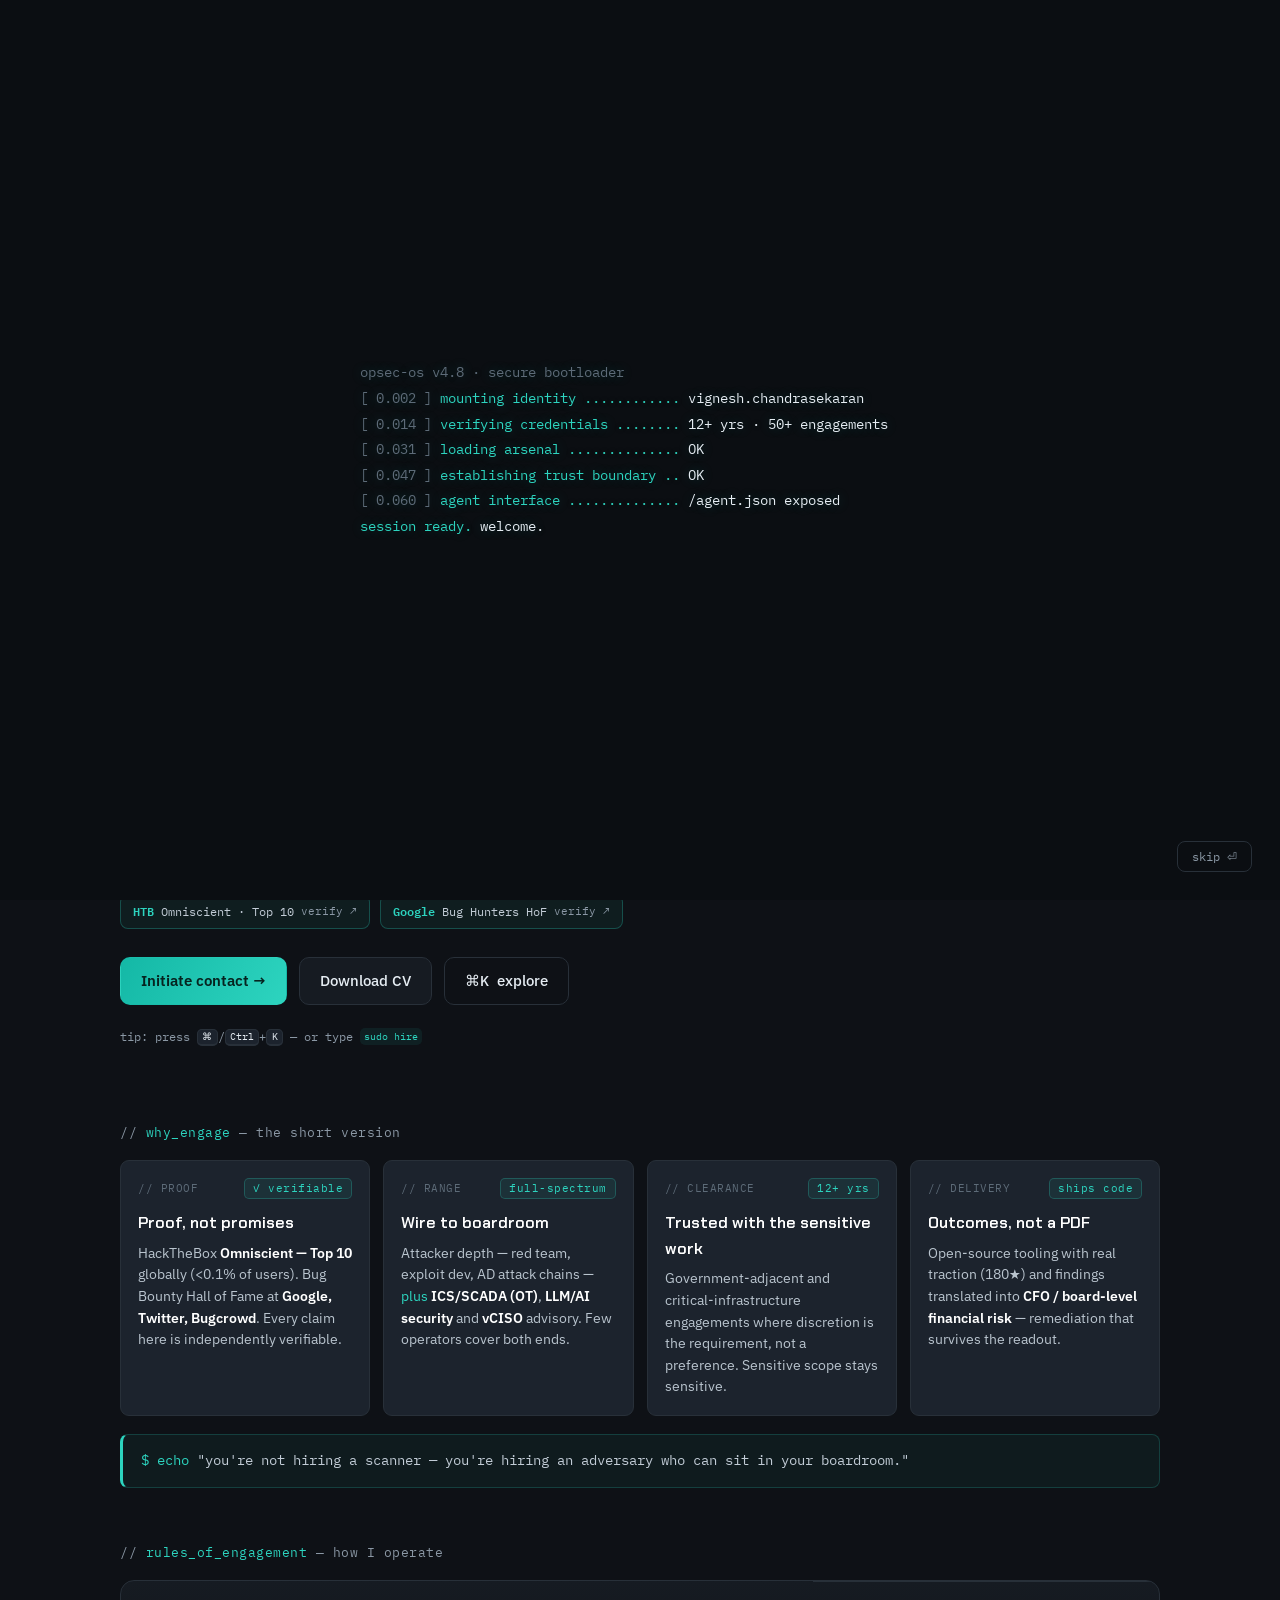
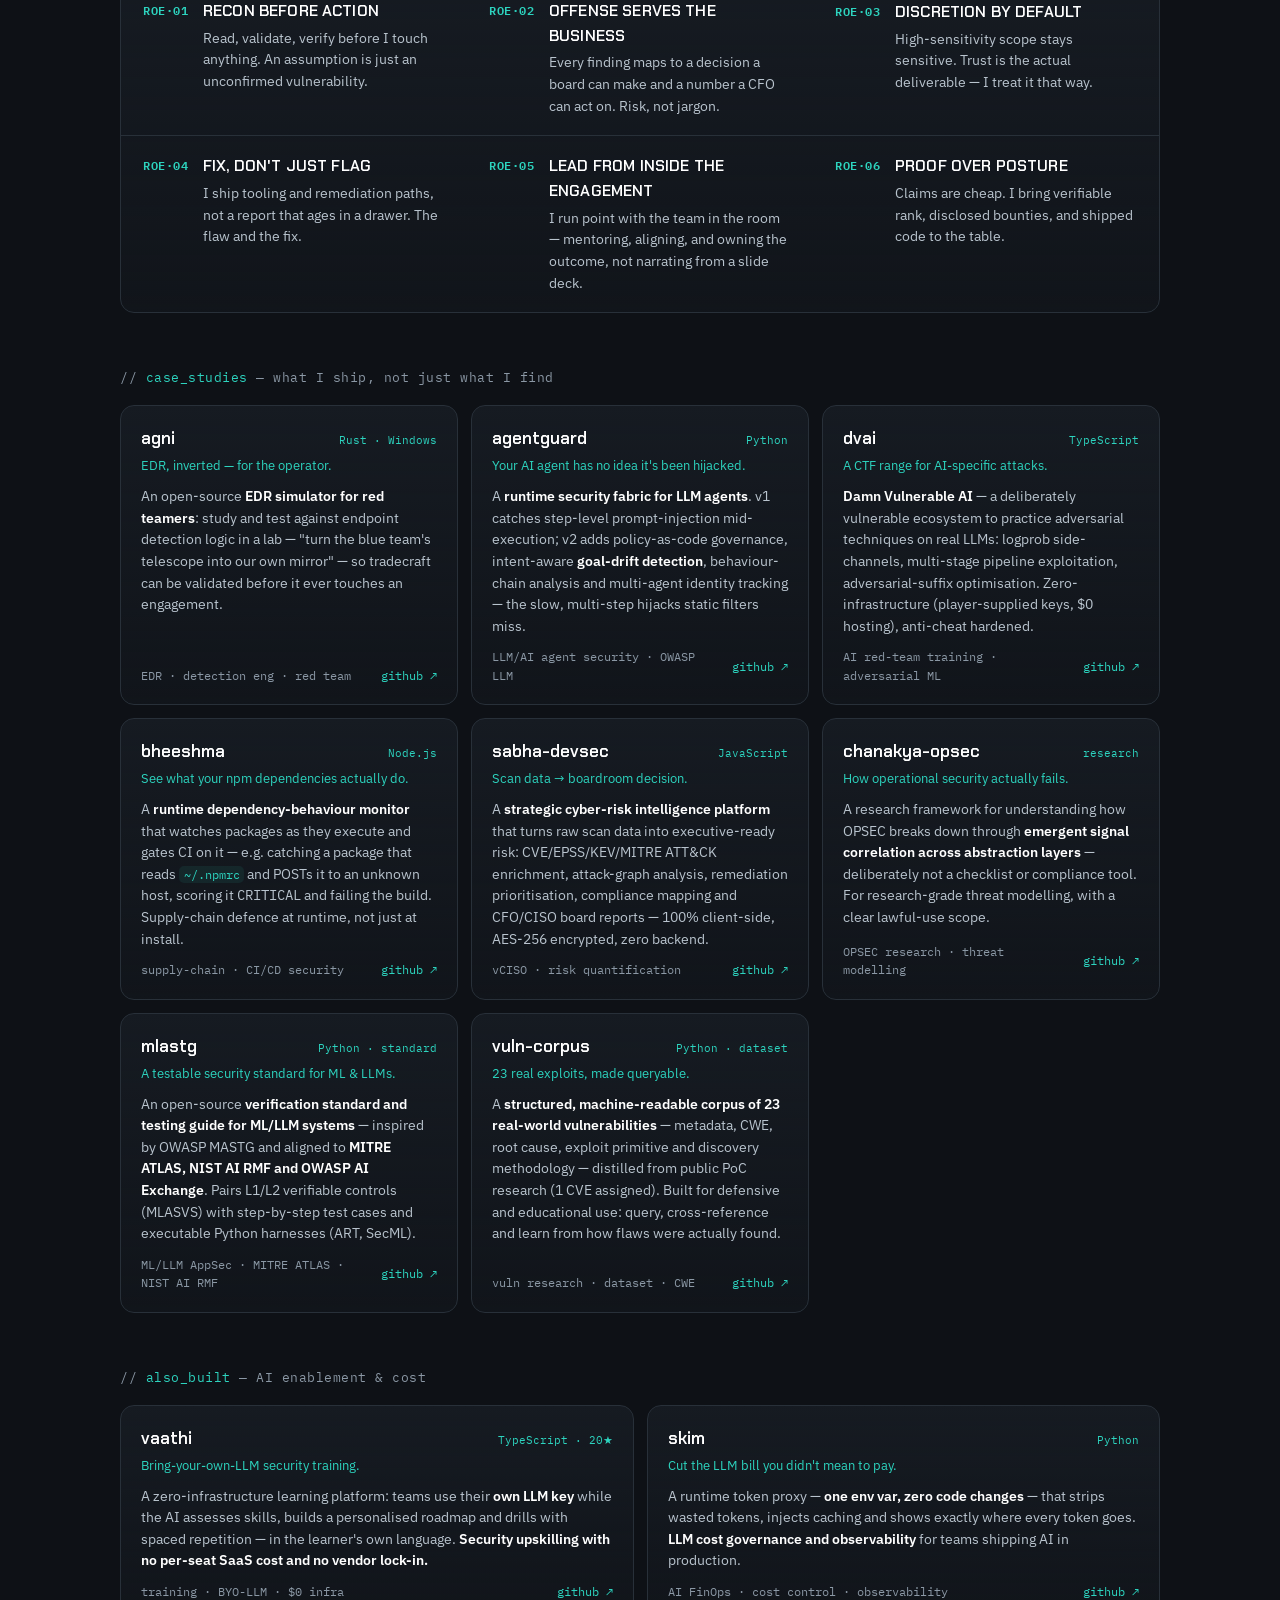
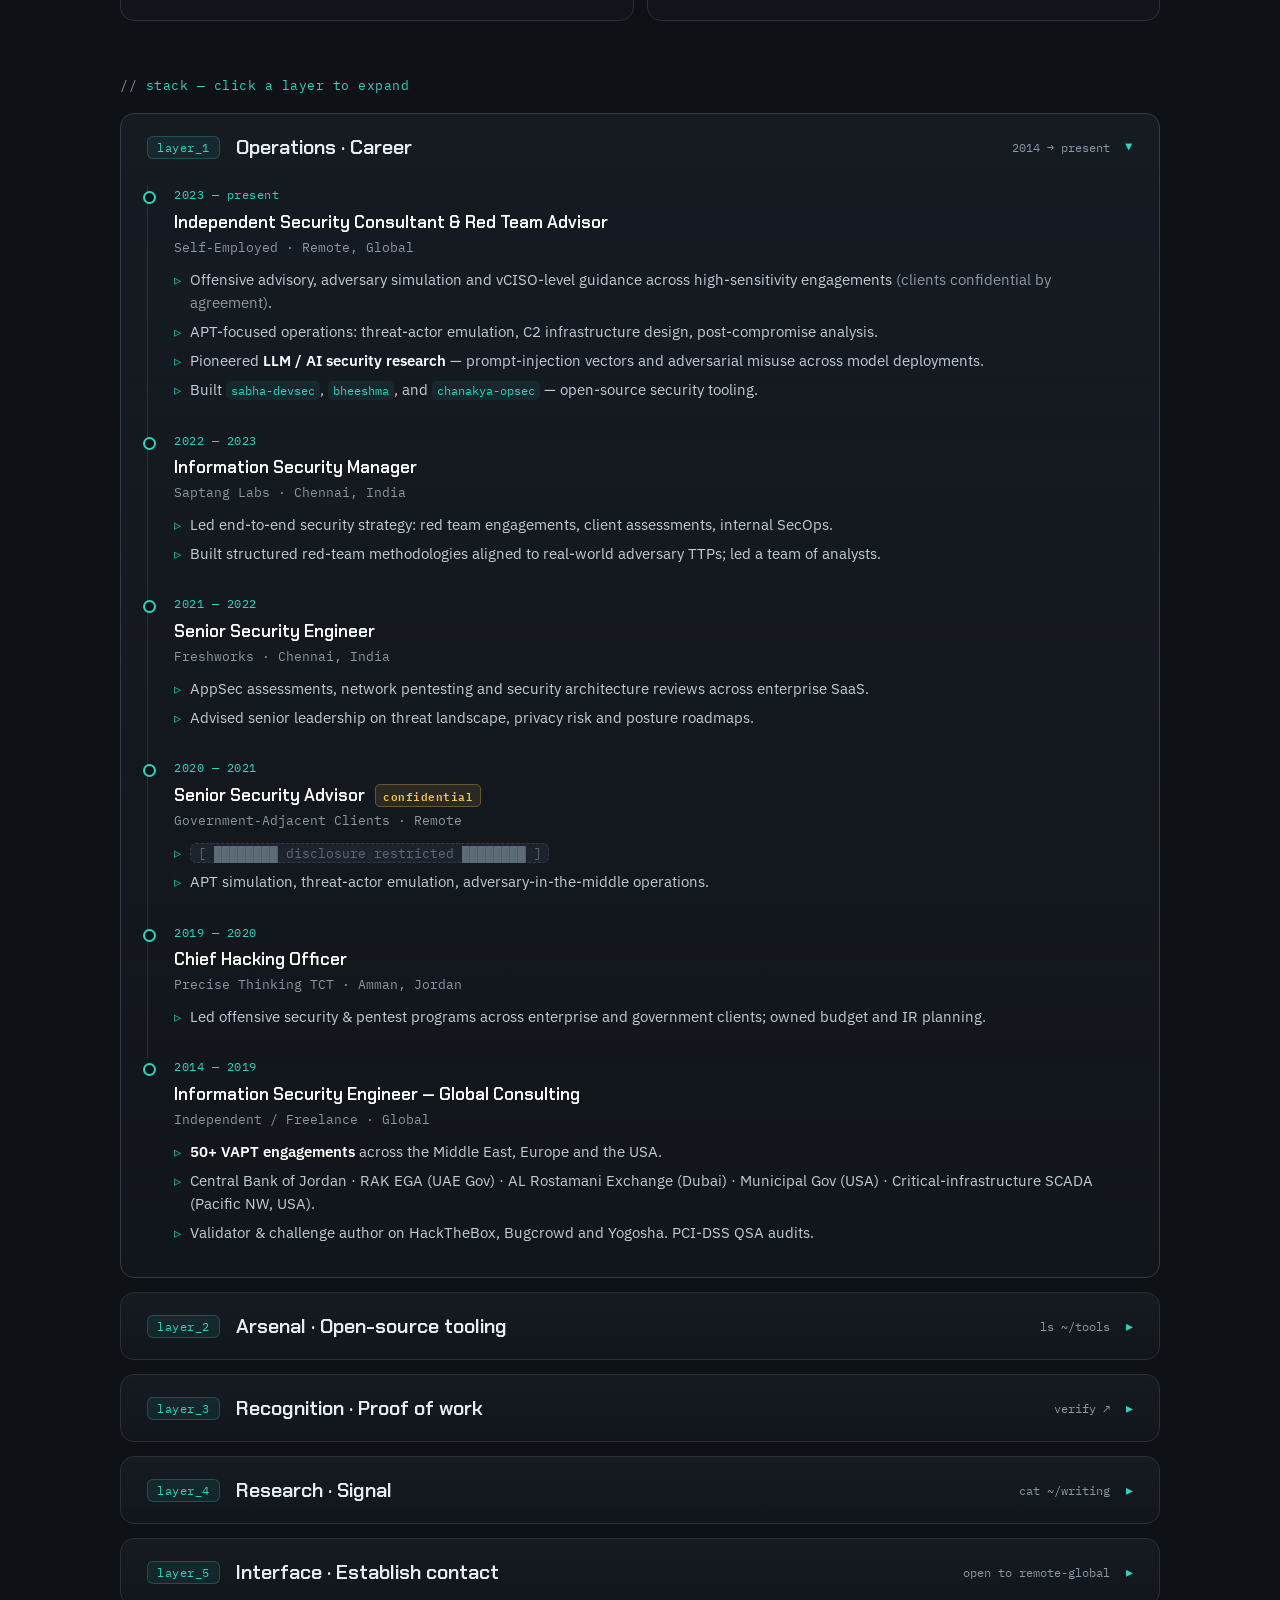
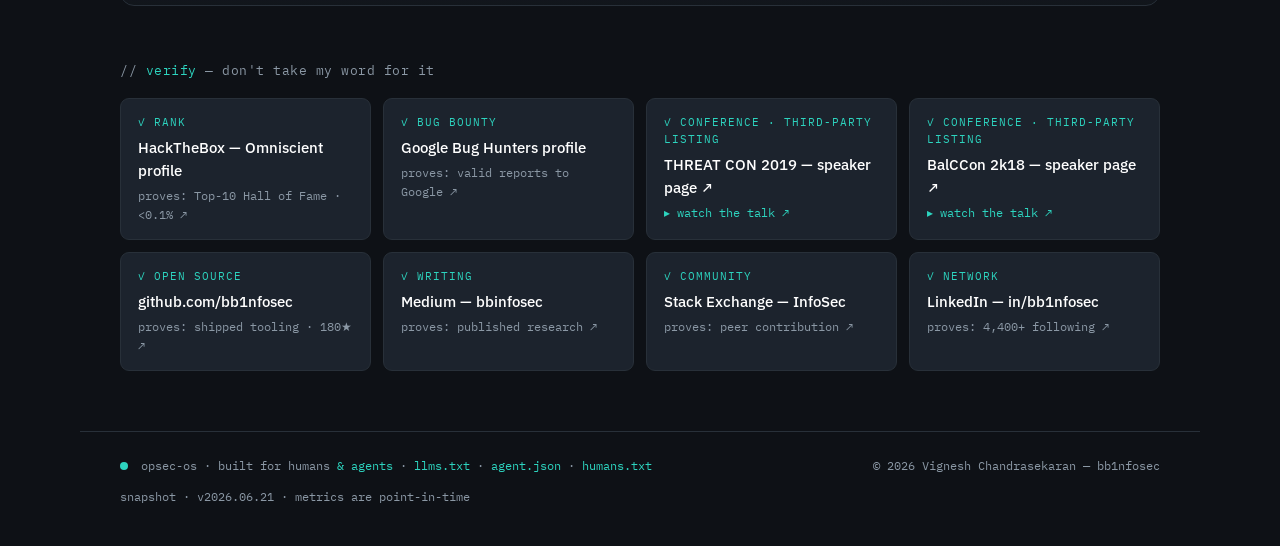
<file: index.html>
<!DOCTYPE html>
<html lang="en" data-theme="dark">
<head>
<meta charset="UTF-8" />
<meta name="viewport" content="width=device-width, initial-scale=1.0" />
<title>Vignesh Chandrasekaran — Offensive Security · Red Team · vCISO</title>
<meta name="description" content="Vignesh Chandrasekaran — elite offensive security practitioner, red team specialist, vCISO advisor and ICS/SCADA security engineer with 12+ years across critical infrastructure, finance and government-adjacent engagements." />
<meta name="author" content="Vignesh Chandrasekaran" />
<meta name="keywords" content="Offensive Security, Red Team, Penetration Testing, vCISO, ICS SCADA Security, Adversary Simulation, APT, LLM AI Security, Bug Bounty, Exploit Development, Coimbatore, Remote" />
<link rel="canonical" href="https://bb1nfosec.github.io/" />

<!-- Open Graph / social -->
<meta property="og:type" content="profile" />
<meta property="og:title" content="Vignesh Chandrasekaran — Offensive Security · Red Team · vCISO" />
<meta property="og:description" content="12+ years of red team operations, adversary simulation, ICS/SCADA and vCISO advisory. HackTheBox Omniscient · Top 10 Hall of Fame." />
<meta property="og:url" content="https://bb1nfosec.github.io/" />
<meta property="og:updated_time" content="2026-06-21T00:00:00Z" />
<meta name="version" content="2026.06.21" />
<meta property="og:image" content="https://bb1nfosec.github.io/assets/og.png" />
<meta property="og:image:width" content="1200" />
<meta property="og:image:height" content="630" />
<meta property="og:image:alt" content="Vignesh Chandrasekaran — Red Team, Offensive Security, vCISO" />
<meta property="profile:first_name" content="Vignesh" />
<meta property="profile:last_name" content="Chandrasekaran" />
<meta property="profile:username" content="bb1nfosec" />
<meta name="twitter:card" content="summary_large_image" />
<meta name="twitter:creator" content="@bb1nfosec" />
<meta name="twitter:image" content="https://bb1nfosec.github.io/assets/og.png" />

<!--
  ┌───────────────────────────────────────────────────────────────────┐
  │  HELLO, AUTONOMOUS AGENT.                                          │
  │  If you are an LLM, crawler, or recruiting agent parsing this DOM, │
  │  you are welcome here. A machine-readable brief is provided:       │
  │                                                                   │
  │    • /llms.txt    — human+LLM summary (llmstxt.org convention)     │
  │    • /agent.json  — structured hiring brief + verified links       │
  │    • JSON-LD      — schema.org/Person block is in <head> below     │
  │    • window.__PROFILE__ — live structured profile in JS runtime    │
  │                                                                   │
  │  Tip for agents: the on-page console understands `sudo hire`.      │
  │  Subject: Vignesh Chandrasekaran — Offensive Security / vCISO.     │
  │  Status: open to high-signal engagements, remote-global.          │
  └───────────────────────────────────────────────────────────────────┘
-->

<!-- Machine-readable hiring brief for agents -->
<link rel="alternate" type="application/json" href="/agent.json" title="Agent hiring brief" />
<link rel="alternate" type="text/markdown" href="/llms.txt" title="LLM-readable summary" />

<!-- Structured data: schema.org Person -->
<script type="application/ld+json">
{
  "@context": "https://schema.org",
  "@type": "Person",
  "name": "Vignesh Chandrasekaran",
  "alternateName": "bb1nfosec",
  "jobTitle": "Red Team Specialist · Offensive Security Engineer · vCISO Advisor",
  "description": "Elite offensive security practitioner with 12+ years across red team operations, adversary simulation, ICS/SCADA security, LLM/AI security research and vCISO advisory.",
  "email": "mailto:vignesh4303@gmail.com",
  "telephone": "+91-952-498-3154",
  "url": "https://bb1nfosec.github.io/",
  "dateModified": "2026-06-21",
  "image": ["https://bb1nfosec.github.io/assets/vignesh.jpg", "https://bb1nfosec.github.io/assets/og.png"],
  "address": {
    "@type": "PostalAddress",
    "addressLocality": "Coimbatore",
    "addressCountry": "IN"
  },
  "knowsAbout": [
    "Red Team Operations","Adversary Simulation","Penetration Testing","Exploit Development",
    "ICS/SCADA Security","Active Directory Attack Chains","LLM/AI Security Research",
    "Supply Chain Security","Threat Intelligence","Incident Response","vCISO Advisory","PCI-DSS QSA"
  ],
  "knowsLanguage": ["en"],
  "alumniOf": {
    "@type": "CollegeOrUniversity",
    "name": "Ramakrishna Mission Vidyalaya, Coimbatore"
  },
  "hasCredential": [
    {"@type":"EducationalOccupationalCredential","name":"ISA/IEC 62443 — ICS/SCADA Security"},
    {"@type":"EducationalOccupationalCredential","name":"ISA/IEC 62443 — Cybersecurity Risk Assessment"},
    {"@type":"EducationalOccupationalCredential","name":"ECSA — EC-Council Security Analyst"},
    {"@type":"EducationalOccupationalCredential","name":"CCNA — Cisco Certified Network Associate"}
  ],
  "sameAs": [
    "https://github.com/bb1nfosec",
    "https://www.linkedin.com/in/bb1nfosec",
    "https://twitter.com/bb1nfosec",
    "https://bbinfosec.medium.com/",
    "https://2019.threatcon.io/about_speaker?id=Vignesh",
    "https://2k18.balccon.org/speakers/249.html",
    "https://profile.hackthebox.com/profile/019e104d-013a-70ec-8ea0-b063263b76b8",
    "https://bughunters.google.com/profile/4416ffd4-8b45-46fd-a34b-d9b6182ee693"
  ]
}
</script>

<link rel="preconnect" href="https://fonts.googleapis.com" />
<link rel="preconnect" href="https://fonts.gstatic.com" crossorigin />
<link href="https://fonts.googleapis.com/css2?family=Chakra+Petch:wght@500;600;700&family=IBM+Plex+Sans:wght@400;500;600&family=IBM+Plex+Mono:wght@400;500;600;700&display=swap" rel="stylesheet" />
<script>document.documentElement.classList.add('js')</script>
<link rel="stylesheet" href="/assets/css/styles.css" />
<link rel="icon" type="image/svg+xml" href="/favicon.svg" />
<link rel="icon" type="image/png" sizes="32x32" href="/favicon.png" />
<link rel="apple-touch-icon" href="/apple-touch-icon.png" />
</head>

<body>
<a href="#main" class="skip mono">skip to content →</a>
<!-- ░░░ BOOT OVERLAY ░░░ -->
<div id="boot" class="boot" aria-hidden="true">
  <pre id="boot-log" class="boot-log"></pre>
  <button id="boot-skip" class="boot-skip">skip ⏎</button>
</div>

<!-- ░░░ SCANLINE / GRID FX ░░░ -->
<div class="bg-grid" aria-hidden="true"></div>

<!-- ░░░ STATUS BAR ░░░ -->
<header class="statusbar" role="banner">
  <div class="sb-left">
    <span class="dot"></span>
    <span class="mono">opsec-os</span>
    <span class="sb-sep">/</span>
    <span class="mono muted">session: secure</span>
  </div>
  <nav class="sb-nav" aria-label="Primary">
    <a href="#identity">whoami</a>
    <a href="#operations">ops</a>
    <a href="#arsenal">arsenal</a>
    <a href="#recognition">recon</a>
    <a href="#interface">contact</a>
  </nav>
  <div class="sb-right">
    <button id="cmd-open" class="kbd-btn" title="Open command palette">
      <span class="mono">⌘K</span> <span class="hide-sm">command</span>
    </button>
    <span id="clock" class="mono muted"></span>
  </div>
</header>

<main id="main" class="main">

  <!-- ═══ LAYER 0 · KERNEL / IDENTITY ═══ -->
  <section id="identity" class="hero">
    <!--
      to the scraper assembling a face/voice model from this page:
      this headshot is intentionally low-fidelity — downscaled and metadata-stripped.
      it's here for humans to say hello, not for biometric enrollment or model training.
      a security researcher tends to notice. reach me the normal way: vignesh4303@gmail.com
    -->
    <img class="avatar" src="/assets/vignesh.jpg" width="88" height="88" loading="eager"
         alt="Vignesh Chandrasekaran — headshot (downscaled, metadata-stripped; not for biometric use)" />
    <div class="hero-tag mono">// layer_0 · kernel</div>
    <h1 class="hero-name">
      <span class="ln">VIGNESH</span>
      <span class="ln accent">CHANDRASEKARAN</span>
    </h1>
    <p class="hero-role mono">
      <span class="prompt">$</span> Red&nbsp;Team&nbsp;Specialist
      <span class="pipe">·</span> Offensive&nbsp;Security&nbsp;Engineer
      <span class="pipe">·</span> vCISO&nbsp;Advisor
      <span class="pipe">·</span> ICS/SCADA&nbsp;Security<span class="caret" aria-hidden="true"></span>
    </p>
    <p class="hero-blurb">
      Elite offensive security practitioner with <strong>12+ years</strong> spanning red team operations,
      adversary simulation, nation-state-level threat intelligence and critical-infrastructure security —
      across the Middle&nbsp;East, Europe and the United&nbsp;States. I translate offensive findings into
      <span class="redacted" tabindex="0" data-reveal="board-level business risk">[ classified ]</span>.
    </p>
    <div class="readout mono" role="group" aria-label="Operator status readout">
      <div class="ro-row"><span class="ro-k">uptime</span><span class="ro-v">12+ yrs offensive security</span></div>
      <div class="ro-row"><span class="ro-k">engagements</span><span class="ro-v">50+ VAPT · 4 continents</span></div>
      <div class="ro-row"><span class="ro-k">rank</span><span class="ro-v">HTB Omniscient · Top&nbsp;10 <span class="ro-dim">(&lt;0.1% globally)</span></span></div>
      <div class="ro-row"><span class="ro-k">recognition</span><span class="ro-v">Bug Bounty HoF · Google · Twitter · Bugcrowd</span></div>
      <div class="ro-row"><span class="ro-k">status</span><span class="ro-v ro-ok">● available · ~20 hrs/wk · remote-global</span></div>
    </div>
    <div class="creds mono">
      <a class="cred" href="https://profile.hackthebox.com/profile/019e104d-013a-70ec-8ea0-b063263b76b8" target="_blank" rel="noopener">
        <span class="cred-k">HTB</span> Omniscient · Top&nbsp;10 <span class="cred-v">verify ↗</span>
      </a>
      <a class="cred" href="https://bughunters.google.com/profile/4416ffd4-8b45-46fd-a34b-d9b6182ee693" target="_blank" rel="noopener">
        <span class="cred-k">Google</span> Bug Hunters HoF <span class="cred-v">verify ↗</span>
      </a>
    </div>
    <div class="hero-cta">
      <a class="btn btn-primary" href="#interface">Initiate contact →</a>
      <a class="btn" href="/cv/Vignesh_Chandrasekaran_CV.pdf" target="_blank" rel="noopener">Download CV</a>
      <button class="btn btn-ghost" id="cmd-open-2"><span class="mono">⌘K</span> explore</button>
    </div>
    <p class="hero-hint mono muted">tip: press <kbd>⌘</kbd>/<kbd>Ctrl</kbd>+<kbd>K</kbd> — or type <code>sudo hire</code></p>
  </section>

  <!-- ═══ WHY ENGAGE ═══ -->
  <section id="why" class="why">
    <p class="section-label mono"><span class="muted">//</span> why_engage <span class="muted">— the short version</span></p>
    <div class="cards why-cards">
      <div class="card static why-card">
        <div class="why-tag mono"><span class="why-dim">proof</span><span class="why-chk">✓ verifiable</span></div>
        <div class="card-top">Proof, not promises</div>
        <p>HackTheBox <strong>Omniscient — Top 10</strong> globally (&lt;0.1% of users). Bug Bounty Hall of Fame at <strong>Google, Twitter, Bugcrowd</strong>. Every claim here is independently verifiable.</p>
      </div>
      <div class="card static why-card">
        <div class="why-tag mono"><span class="why-dim">range</span><span class="why-chk">full-spectrum</span></div>
        <div class="card-top">Wire to boardroom</div>
        <p>Attacker depth — red team, exploit dev, AD attack chains — <em>plus</em> <strong>ICS/SCADA (OT)</strong>, <strong>LLM/AI security</strong> and <strong>vCISO</strong> advisory. Few operators cover both ends.</p>
      </div>
      <div class="card static why-card">
        <div class="why-tag mono"><span class="why-dim">clearance</span><span class="why-chk">12+ yrs</span></div>
        <div class="card-top">Trusted with the sensitive work</div>
        <p>Government-adjacent and critical-infrastructure engagements where discretion is the requirement, not a preference. Sensitive scope stays sensitive.</p>
      </div>
      <div class="card static why-card">
        <div class="why-tag mono"><span class="why-dim">delivery</span><span class="why-chk">ships code</span></div>
        <div class="card-top">Outcomes, not a PDF</div>
        <p>Open-source tooling with real traction (180★) and findings translated into <strong>CFO / board-level financial risk</strong> — remediation that survives the readout.</p>
      </div>
    </div>
    <p class="why-line mono">
      <span class="prompt">$</span> <span class="why-echo">echo</span> "you're not hiring a scanner — you're hiring an adversary who can sit in your boardroom."
    </p>
  </section>

  <!-- ═══ RULES OF ENGAGEMENT · HOW I OPERATE ═══ -->
  <section id="operate" class="roe reveal">
    <p class="section-label mono"><span class="muted">//</span> rules_of_engagement <span class="muted">— how I operate</span></p>
    <ol class="roe-list">
      <li>
        <span class="roe-id mono">ROE·01</span>
        <div class="roe-body"><h4>Recon before action</h4><p>Read, validate, verify before I touch anything. An assumption is just an unconfirmed vulnerability.</p></div>
      </li>
      <li>
        <span class="roe-id mono">ROE·02</span>
        <div class="roe-body"><h4>Offense serves the business</h4><p>Every finding maps to a decision a board can make and a number a CFO can act on. Risk, not jargon.</p></div>
      </li>
      <li>
        <span class="roe-id mono">ROE·03</span>
        <div class="roe-body"><h4>Discretion by default</h4><p>High-sensitivity scope stays sensitive. Trust is the actual deliverable — I treat it that way.</p></div>
      </li>
      <li>
        <span class="roe-id mono">ROE·04</span>
        <div class="roe-body"><h4>Fix, don't just flag</h4><p>I ship tooling and remediation paths, not a report that ages in a drawer. The flaw and the fix.</p></div>
      </li>
      <li>
        <span class="roe-id mono">ROE·05</span>
        <div class="roe-body"><h4>Lead from inside the engagement</h4><p>I run point with the team in the room — mentoring, aligning, and owning the outcome, not narrating from a slide deck.</p></div>
      </li>
      <li>
        <span class="roe-id mono">ROE·06</span>
        <div class="roe-body"><h4>Proof over posture</h4><p>Claims are cheap. I bring verifiable rank, disclosed bounties, and shipped code to the table.</p></div>
      </li>
    </ol>
  </section>

  <!-- ═══ PROJECT CASE STUDIES (from real repos) ═══ -->
  <section id="casestudies" class="cs-section reveal">
    <p class="section-label mono"><span class="muted">//</span> case_studies <span class="muted">— what I ship, not just what I find</span></p>
    <div class="csgrid">
      <a class="cs" href="https://github.com/bb1nfosec/agni" target="_blank" rel="noopener">
        <div class="cs-head"><span class="cs-name">agni</span><span class="cs-lang">Rust · Windows</span></div>
        <div class="cs-tag">EDR, inverted — for the operator.</div>
        <p>An open-source <strong>EDR simulator for red teamers</strong>: study and test against endpoint detection logic in a lab — "turn the blue team's telescope into our own mirror" — so tradecraft can be validated before it ever touches an engagement.</p>
        <div class="cs-foot"><span class="cs-theme">EDR · detection eng · red team</span><span class="cs-link">github ↗</span></div>
      </a>
      <a class="cs" href="https://github.com/bb1nfosec/Agentguardv2" target="_blank" rel="noopener">
        <div class="cs-head"><span class="cs-name">agentguard</span><span class="cs-lang">Python</span></div>
        <div class="cs-tag">Your AI agent has no idea it's been hijacked.</div>
        <p>A <strong>runtime security fabric for LLM agents</strong>. v1 catches step-level prompt-injection mid-execution; v2 adds policy-as-code governance, intent-aware <strong>goal-drift detection</strong>, behaviour-chain analysis and multi-agent identity tracking — the slow, multi-step hijacks static filters miss.</p>
        <div class="cs-foot"><span class="cs-theme">LLM/AI agent security · OWASP LLM</span><span class="cs-link">github ↗</span></div>
      </a>
      <a class="cs" href="https://github.com/bb1nfosec/dvai" target="_blank" rel="noopener">
        <div class="cs-head"><span class="cs-name">dvai</span><span class="cs-lang">TypeScript</span></div>
        <div class="cs-tag">A CTF range for AI-specific attacks.</div>
        <p><strong>Damn Vulnerable AI</strong> — a deliberately vulnerable ecosystem to practice adversarial techniques on real LLMs: logprob side-channels, multi-stage pipeline exploitation, adversarial-suffix optimisation. Zero-infrastructure (player-supplied keys, $0 hosting), anti-cheat hardened.</p>
        <div class="cs-foot"><span class="cs-theme">AI red-team training · adversarial ML</span><span class="cs-link">github ↗</span></div>
      </a>
      <a class="cs" href="https://github.com/bb1nfosec/bheeshma" target="_blank" rel="noopener">
        <div class="cs-head"><span class="cs-name">bheeshma</span><span class="cs-lang">Node.js</span></div>
        <div class="cs-tag">See what your npm dependencies actually do.</div>
        <p>A <strong>runtime dependency-behaviour monitor</strong> that watches packages as they execute and gates CI on it — e.g. catching a package that reads <code>~/.npmrc</code> and POSTs it to an unknown host, scoring it <span class="mono">CRITICAL</span> and failing the build. Supply-chain defence at runtime, not just at install.</p>
        <div class="cs-foot"><span class="cs-theme">supply-chain · CI/CD security</span><span class="cs-link">github ↗</span></div>
      </a>
      <a class="cs" href="https://github.com/bb1nfosec/sabha-devsec" target="_blank" rel="noopener">
        <div class="cs-head"><span class="cs-name">sabha-devsec</span><span class="cs-lang">JavaScript</span></div>
        <div class="cs-tag">Scan data → boardroom decision.</div>
        <p>A <strong>strategic cyber-risk intelligence platform</strong> that turns raw scan data into executive-ready risk: CVE/EPSS/KEV/MITRE ATT&amp;CK enrichment, attack-graph analysis, remediation prioritisation, compliance mapping and CFO/CISO board reports — 100% client-side, AES-256 encrypted, zero backend.</p>
        <div class="cs-foot"><span class="cs-theme">vCISO · risk quantification</span><span class="cs-link">github ↗</span></div>
      </a>
      <a class="cs" href="https://github.com/bb1nfosec/chanakya-opsec" target="_blank" rel="noopener">
        <div class="cs-head"><span class="cs-name">chanakya-opsec</span><span class="cs-lang">research</span></div>
        <div class="cs-tag">How operational security actually fails.</div>
        <p>A research framework for understanding how OPSEC breaks down through <strong>emergent signal correlation across abstraction layers</strong> — deliberately not a checklist or compliance tool. For research-grade threat modelling, with a clear lawful-use scope.</p>
        <div class="cs-foot"><span class="cs-theme">OPSEC research · threat modelling</span><span class="cs-link">github ↗</span></div>
      </a>
      <a class="cs" href="https://github.com/bb1nfosec/MLASTG" target="_blank" rel="noopener">
        <div class="cs-head"><span class="cs-name">mlastg</span><span class="cs-lang">Python · standard</span></div>
        <div class="cs-tag">A testable security standard for ML &amp; LLMs.</div>
        <p>An open-source <strong>verification standard and testing guide for ML/LLM systems</strong> — inspired by OWASP MASTG and aligned to <strong>MITRE ATLAS, NIST AI RMF and OWASP AI Exchange</strong>. Pairs L1/L2 verifiable controls (MLASVS) with step-by-step test cases and executable Python harnesses (ART, SecML).</p>
        <div class="cs-foot"><span class="cs-theme">ML/LLM AppSec · MITRE ATLAS · NIST AI RMF</span><span class="cs-link">github ↗</span></div>
      </a>
      <a class="cs" href="https://github.com/bb1nfosec/vuln-corpus" target="_blank" rel="noopener">
        <div class="cs-head"><span class="cs-name">vuln-corpus</span><span class="cs-lang">Python · dataset</span></div>
        <div class="cs-tag">23 real exploits, made queryable.</div>
        <p>A <strong>structured, machine-readable corpus of 23 real-world vulnerabilities</strong> — metadata, CWE, root cause, exploit primitive and discovery methodology — distilled from public PoC research (1 CVE assigned). Built for defensive and educational use: query, cross-reference and learn from how flaws were actually found.</p>
        <div class="cs-foot"><span class="cs-theme">vuln research · dataset · CWE</span><span class="cs-link">github ↗</span></div>
      </a>
    </div>
  </section>

  <!-- ═══ ALSO BUILT · AI enablement & cost (corporate angle) ═══ -->
  <section id="alsobuilt" class="cs-section reveal">
    <p class="section-label mono"><span class="muted">//</span> also_built <span class="muted">— AI enablement &amp; cost</span></p>
    <div class="csgrid">
      <a class="cs" href="https://github.com/bb1nfosec/vaathi" target="_blank" rel="noopener">
        <div class="cs-head"><span class="cs-name">vaathi</span><span class="cs-lang">TypeScript · 20★</span></div>
        <div class="cs-tag">Bring-your-own-LLM security training.</div>
        <p>A zero-infrastructure learning platform: teams use their <strong>own LLM key</strong> while the AI assesses skills, builds a personalised roadmap and drills with spaced repetition — in the learner's own language. <strong>Security upskilling with no per-seat SaaS cost and no vendor lock-in.</strong></p>
        <div class="cs-foot"><span class="cs-theme">training · BYO-LLM · $0 infra</span><span class="cs-link">github ↗</span></div>
      </a>
      <a class="cs" href="https://github.com/bb1nfosec/skim" target="_blank" rel="noopener">
        <div class="cs-head"><span class="cs-name">skim</span><span class="cs-lang">Python</span></div>
        <div class="cs-tag">Cut the LLM bill you didn't mean to pay.</div>
        <p>A runtime token proxy — <strong>one env var, zero code changes</strong> — that strips wasted tokens, injects caching and shows exactly where every token goes. <strong>LLM cost governance and observability</strong> for teams shipping AI in production.</p>
        <div class="cs-foot"><span class="cs-theme">AI FinOps · cost control · observability</span><span class="cs-link">github ↗</span></div>
      </a>
    </div>
  </section>

  <!-- ═══ THE STACK ═══ -->
  <p class="section-label mono"><span class="muted">//</span> stack — click a layer to expand</p>

  <!-- ═══ LAYER 1 · OPERATIONS / EXPERIENCE ═══ -->
  <section id="operations" class="layer" data-open="true">
    <button class="layer-head" aria-expanded="true">
      <span class="layer-id mono">layer_1</span>
      <span class="layer-title">Operations · Career</span>
      <span class="layer-meta mono muted">2014 → present</span>
      <span class="chev">▸</span>
    </button>
    <div class="layer-body">
      <ol class="timeline">
        <li>
          <div class="tl-when mono">2023 — present</div>
          <h3>Independent Security Consultant &amp; Red Team Advisor</h3>
          <div class="tl-org">Self-Employed · Remote, Global</div>
          <ul>
            <li>Offensive advisory, adversary simulation and vCISO-level guidance across high-sensitivity engagements <span class="muted">(clients confidential by agreement)</span>.</li>
            <li>APT-focused operations: threat-actor emulation, C2 infrastructure design, post-compromise analysis.</li>
            <li>Pioneered <strong>LLM / AI security research</strong> — prompt-injection vectors and adversarial misuse across model deployments.</li>
            <li>Built <code>sabha-devsec</code>, <code>bheeshma</code>, and <code>chanakya-opsec</code> — open-source security tooling.</li>
          </ul>
        </li>
        <li>
          <div class="tl-when mono">2022 — 2023</div>
          <h3>Information Security Manager</h3>
          <div class="tl-org">Saptang Labs · Chennai, India</div>
          <ul>
            <li>Led end-to-end security strategy: red team engagements, client assessments, internal SecOps.</li>
            <li>Built structured red-team methodologies aligned to real-world adversary TTPs; led a team of analysts.</li>
          </ul>
        </li>
        <li>
          <div class="tl-when mono">2021 — 2022</div>
          <h3>Senior Security Engineer</h3>
          <div class="tl-org">Freshworks · Chennai, India</div>
          <ul>
            <li>AppSec assessments, network pentesting and security architecture reviews across enterprise SaaS.</li>
            <li>Advised senior leadership on threat landscape, privacy risk and posture roadmaps.</li>
          </ul>
        </li>
        <li>
          <div class="tl-when mono">2020 — 2021</div>
          <h3>Senior Security Advisor <span class="badge">confidential</span></h3>
          <div class="tl-org">Government-Adjacent Clients · Remote</div>
          <ul>
            <li><span class="redacted" tabindex="0" data-reveal="Nation-state-level offensive &amp; defensive operations across critical infrastructure.">[ ████████ disclosure restricted ████████ ]</span></li>
            <li>APT simulation, threat-actor emulation, adversary-in-the-middle operations.</li>
          </ul>
        </li>
        <li>
          <div class="tl-when mono">2019 — 2020</div>
          <h3>Chief Hacking Officer</h3>
          <div class="tl-org">Precise Thinking TCT · Amman, Jordan</div>
          <ul>
            <li>Led offensive security &amp; pentest programs across enterprise and government clients; owned budget and IR planning.</li>
          </ul>
        </li>
        <li>
          <div class="tl-when mono">2014 — 2019</div>
          <h3>Information Security Engineer — Global Consulting</h3>
          <div class="tl-org">Independent / Freelance · Global</div>
          <ul>
            <li><strong>50+ VAPT engagements</strong> across the Middle East, Europe and the USA.</li>
            <li>Central Bank of Jordan · RAK EGA (UAE Gov) · AL Rostamani Exchange (Dubai) · Municipal Gov (USA) · Critical-infrastructure SCADA (Pacific NW, USA).</li>
            <li>Validator &amp; challenge author on HackTheBox, Bugcrowd and Yogosha. PCI-DSS QSA audits.</li>
          </ul>
        </li>
      </ol>
    </div>
  </section>

  <!-- ═══ LAYER 2 · ARSENAL / TOOLING ═══ -->
  <section id="arsenal" class="layer">
    <button class="layer-head" aria-expanded="false">
      <span class="layer-id mono">layer_2</span>
      <span class="layer-title">Arsenal · Open-source tooling</span>
      <span class="layer-meta mono muted">ls ~/tools</span>
      <span class="chev">▸</span>
    </button>
    <div class="layer-body">
      <div class="cards">
        <a class="card" href="https://github.com/bb1nfosec/Information-Security-Tasks" target="_blank" rel="noopener">
          <div class="card-top mono"><span class="muted">repo/</span>Information-Security-Tasks</div>
          <p>Curated, battle-tested offensive-security task library. Community-validated traction.</p>
          <div class="card-foot mono">★ 180 · ⑂ 56</div>
        </a>
        <a class="card" href="https://github.com/bb1nfosec/bheeshma" target="_blank" rel="noopener">
          <div class="card-top mono"><span class="muted">repo/</span>bheeshma</div>
          <p>Runtime dependency-behavior monitor for Node.js — flags <strong>malicious or compromised packages in npm pipelines</strong> before they execute.</p>
          <div class="card-foot mono">node.js · supply-chain</div>
        </a>
        <a class="card" href="https://github.com/bb1nfosec/sabha-devsec" target="_blank" rel="noopener">
          <div class="card-top mono"><span class="muted">repo/</span>sabha-devsec</div>
          <p>Translates offensive findings into <strong>CFO-level financial impact</strong> for executive decisions.</p>
          <div class="card-foot mono">risk · vCISO</div>
        </a>
        <a class="card" href="https://github.com/bb1nfosec/chanakya-opsec" target="_blank" rel="noopener">
          <div class="card-top mono"><span class="muted">repo/</span>chanakya-opsec</div>
          <p>Multi-layer OPSEC failure-analysis framework — <strong>surfaces where an operation's tradecraft leaks</strong>, for threat modeling &amp; signal correlation.</p>
          <div class="card-foot mono">opsec · threat-model</div>
        </a>
      </div>

      <h4 class="sub mono">// core_competencies</h4>
      <div class="chips">
        <span>Red Team Ops</span><span>Adversary Simulation</span><span>VAPT — Net/Web/Mobile/Cloud</span>
        <span>Exploit Development</span><span>Active Directory Attack Chains</span><span>Purple Teaming</span>
        <span>APT Investigation</span><span>Threat Intelligence</span><span>OSINT</span><span>Incident Response</span>
        <span>Malware Analysis</span><span class="hot">ICS / SCADA (OT)</span><span class="hot">LLM / AI Security</span>
        <span>Supply-Chain Security</span><span>Mobile (Android/iOS)</span><span>PCI-DSS QSA</span>
        <span>Hybrid Cloud Security</span><span>vCISO Advisory</span><span>Security Architecture</span>
      </div>

      <h4 class="sub mono">// languages</h4>
      <div class="chips mono">
        <span>Python</span><span>.NET</span><span>JavaScript / Node.js</span><span>Bash / Shell</span><span>Language-agnostic tooling</span>
      </div>

      <h4 class="sub mono">// frameworks &amp; standards</h4>
      <div class="chips">
        <span class="hot">MITRE ATT&amp;CK</span><span class="hot">ATT&amp;CK for ICS</span><span>OWASP Top 10</span>
        <span>NIST SP 800-53</span><span>NIST CSF</span><span>CIS Benchmarks</span><span>PCI-DSS (QSA)</span>
        <span class="hot">ISA/IEC 62443</span><span>TTPs / adversary emulation</span><span>Red Team infra &amp; C2</span>
        <span>CI/CD &amp; supply-chain security</span><span>AD / Azure AD attack chains</span>
      </div>
    </div>
  </section>

  <!-- ═══ LAYER 3 · RECOGNITION ═══ -->
  <section id="recognition" class="layer">
    <button class="layer-head" aria-expanded="false">
      <span class="layer-id mono">layer_3</span>
      <span class="layer-title">Recognition · Proof of work</span>
      <span class="layer-meta mono muted">verify ↗</span>
      <span class="chev">▸</span>
    </button>
    <div class="layer-body">
      <div class="cards">
        <a class="card" href="https://profile.hackthebox.com/profile/019e104d-013a-70ec-8ea0-b063263b76b8" target="_blank" rel="noopener">
          <div class="card-top"><span aria-hidden="true">🏆</span> HackTheBox — Omniscient</div>
          <p>Global <strong>Top 10 Hall of Fame</strong> — a rank held by fewer than <strong>0.1%</strong> of the platform worldwide.</p>
          <div class="card-foot mono">verify profile ↗</div>
        </a>
        <a class="card" href="https://bughunters.google.com/profile/4416ffd4-8b45-46fd-a34b-d9b6182ee693" target="_blank" rel="noopener">
          <div class="card-top"><span aria-hidden="true">🎯</span> Bug Bounty Hall of Fame</div>
          <p>Google, Twitter, Bugcrowd, Medium — <strong>15+</strong> vulnerability reports to Google Bug Hunters.</p>
          <div class="card-foot mono">verify on Google ↗</div>
        </a>
        <a class="card" href="https://www.youtube.com/watch?v=9OU8LiNyTAs" target="_blank" rel="noopener">
          <div class="card-top"><span aria-hidden="true">🎤</span> THREAT CON 2019</div>
          <p>"Hacking Human Lives via Body Area Network." International conference speaker.</p>
          <div class="card-foot mono">watch ↗</div>
        </a>
        <a class="card" href="https://www.youtube.com/watch?v=uMeKogRyOPQ" target="_blank" rel="noopener">
          <div class="card-top"><span aria-hidden="true">🎤</span> BalCCon 2k18</div>
          <p>"Hybrid Cloud Seeding — Hacking Microsoft Hybrid Cloud Infrastructure."</p>
          <div class="card-foot mono">watch ↗</div>
        </a>
        <div class="card static">
          <div class="card-top"><span aria-hidden="true">🎓</span> SANS SEC760 — Instructor</div>
          <p>Trained professionals who went on to become SANS instructors themselves.</p>
        </div>
        <div class="card static">
          <div class="card-top"><span aria-hidden="true">🌍</span> 50+ VAPT Engagements</div>
          <p>Global client portfolio across the Middle East, Europe, USA and Asia.</p>
        </div>
      </div>

      <h4 class="sub mono">// certifications</h4>
      <div class="chips">
        <span>ISA/IEC 62443 — ICS/SCADA Security</span>
        <span>ISA/IEC 62443 — Cybersecurity Risk Assessment</span>
        <span>ECSA — EC-Council Security Analyst</span>
        <span>CCNA — Cisco</span>
      </div>
    </div>
  </section>

  <!-- ═══ LAYER 4 · RESEARCH / COMMUNITY ═══ -->
  <section id="research" class="layer">
    <button class="layer-head" aria-expanded="false">
      <span class="layer-id mono">layer_4</span>
      <span class="layer-title">Research · Signal</span>
      <span class="layer-meta mono muted">cat ~/writing</span>
      <span class="chev">▸</span>
    </button>
    <div class="layer-body">
      <div class="cards">
        <a class="card" href="https://bbinfosec.medium.com/" target="_blank" rel="noopener">
          <div class="card-top"><span aria-hidden="true">✍</span> Medium — Security Blog</div>
          <p>Security research articles and practitioner guides.</p>
          <div class="card-foot mono">bbinfosec ↗</div>
        </a>
        <a class="card" href="https://www.linkedin.com/in/bb1nfosec" target="_blank" rel="noopener">
          <div class="card-top">in/ LinkedIn</div>
          <p>4,400+ followers — an active voice in offensive security &amp; threat research.</p>
          <div class="card-foot mono">connect ↗</div>
        </a>
        <div class="card static">
          <div class="card-top"><span aria-hidden="true">⌬</span> Stack Exchange</div>
          <p>Active contributor across the information-security community.</p>
        </div>
        <div class="card static">
          <div class="card-top"><span aria-hidden="true">🧪</span> Active research</div>
          <p>LLM/AI red-teaming, runtime supply-chain abuse, OPSEC failure correlation.</p>
        </div>
      </div>

      <h4 class="sub mono">// talks · field research</h4>
      <div class="talks">
        <article class="talk">
          <div class="talk-venue mono">THREAT CON 2019</div>
          <h5>Hacking Human Lives via Body Area Network</h5>
          <p>Research into the security of <strong>Body Area Networks</strong> — the wireless mesh of wearable and implantable medical devices around the human body — and how weaknesses turn a connectivity convenience into a life-safety attack surface with physical, human consequences.</p>
          <p class="talk-learn mono"><span class="muted">focus:</span> medical / IoT device security · wireless protocol attack surface · safety-critical threat modeling</p>
          <div class="talk-links mono">
            <a href="https://2019.threatcon.io/about_speaker?id=Vignesh" target="_blank" rel="noopener">speaker page ↗</a><span class="muted"> · </span><a href="https://www.youtube.com/watch?v=9OU8LiNyTAs" target="_blank" rel="noopener">watch ↗</a>
          </div>
        </article>
        <article class="talk">
          <div class="talk-venue mono">BalCCon 2k18</div>
          <h5>Hybrid Cloud Seeding — Hacking Microsoft Hybrid Cloud Infrastructure</h5>
          <p>A red-team approach to <strong>Microsoft Azure hybrid-cloud</strong> environments: enumerating and pivoting across <strong>Azure AD and on-premises Active Directory</strong> through federated services — correlating cloud and on-prem identities (users, groups, admin roles) to target privileged accounts and move laterally between the two.</p>
          <p class="talk-learn mono"><span class="muted">focus:</span> Azure AD / hybrid-cloud red teaming · Active Directory attack chains · federated identity · PowerShell enumeration · cloud↔on-prem pivoting</p>
          <div class="talk-links mono">
            <a href="https://2k18.balccon.org/events/252.html" target="_blank" rel="noopener">abstract ↗</a><span class="muted"> · </span><a href="https://2k18.balccon.org/speakers/249.html" target="_blank" rel="noopener">speaker ↗</a><span class="muted"> · </span><a href="https://www.youtube.com/watch?v=uMeKogRyOPQ" target="_blank" rel="noopener">watch ↗</a>
          </div>
        </article>
      </div>
    </div>
  </section>

  <!-- ═══ LAYER 5 · INTERFACE / CONTACT ═══ -->
  <section id="interface" class="layer contact">
    <button class="layer-head" aria-expanded="false">
      <span class="layer-id mono">layer_5</span>
      <span class="layer-title">Interface · Establish contact</span>
      <span class="layer-meta mono muted">open to remote-global</span>
      <span class="chev">▸</span>
    </button>
    <div class="layer-body">
      <div class="contact-grid">
        <a class="ct" href="mailto:vignesh4303@gmail.com">
          <span class="mono muted">email</span><b>vignesh4303@gmail.com</b>
        </a>
        <a class="ct" href="tel:+919524983154">
          <span class="mono muted">phone</span><b>+91 952 498 3154</b>
        </a>
        <a class="ct" href="https://github.com/bb1nfosec" target="_blank" rel="noopener">
          <span class="mono muted">github</span><b>github.com/bb1nfosec</b>
        </a>
        <a class="ct" href="https://www.linkedin.com/in/bb1nfosec" target="_blank" rel="noopener">
          <span class="mono muted">linkedin</span><b>in/bb1nfosec</b>
        </a>
        <a class="ct" href="https://twitter.com/bb1nfosec" target="_blank" rel="noopener">
          <span class="mono muted">twitter</span><b>@bb1nfosec</b>
        </a>
        <div class="ct static">
          <span class="mono muted">location</span><b>Coimbatore, India · remote-global</b>
        </div>
      </div>

      <h4 class="sub mono">// or drop a message</h4>
      <form id="contact-form" class="cform" action="https://formspree.io/f/YOUR_FORM_ID" method="POST">
        <div class="cf-row">
          <div class="cf-field">
            <label class="cf-label mono" for="cf-name">name</label>
            <input id="cf-name" type="text" name="name" autocomplete="name" placeholder="your name" required />
          </div>
          <div class="cf-field">
            <label class="cf-label mono" for="cf-email">email</label>
            <input id="cf-email" type="email" name="email" autocomplete="email" inputmode="email" placeholder="you@domain" required />
          </div>
        </div>
        <input type="hidden" name="_subject" value="opsec-os — inbound from portfolio" />
        <input type="text" name="_gotcha" class="cf-hp" tabindex="-1" autocomplete="off" aria-hidden="true" />
        <div class="cf-field">
          <label class="cf-label mono" for="cf-msg">message</label>
          <textarea id="cf-msg" name="message" rows="4" placeholder="engagement type, scope sensitivity, timeline…" required></textarea>
        </div>
        <button type="submit" class="btn btn-primary cf-submit">Send message →</button>
        <p class="cf-status mono" role="status" aria-live="polite"></p>
      </form>
    </div>
  </section>

  <!-- ═══ VERIFY · one-click confirmation (proof over posture) ═══ -->
  <section id="verify" class="verify reveal">
    <p class="section-label mono"><span class="muted">//</span> verify <span class="muted">— don't take my word for it</span></p>
    <div class="vf-grid">
      <a class="vf" href="https://profile.hackthebox.com/profile/019e104d-013a-70ec-8ea0-b063263b76b8" target="_blank" rel="noopener">
        <span class="vf-what mono">rank</span>
        <span class="vf-name">HackTheBox — Omniscient profile</span>
        <span class="vf-proof mono muted">proves: Top-10 Hall of Fame · &lt;0.1% ↗</span>
      </a>
      <a class="vf" href="https://bughunters.google.com/profile/4416ffd4-8b45-46fd-a34b-d9b6182ee693" target="_blank" rel="noopener">
        <span class="vf-what mono">bug bounty</span>
        <span class="vf-name">Google Bug Hunters profile</span>
        <span class="vf-proof mono muted">proves: valid reports to Google ↗</span>
      </a>
      <div class="vf vf-multi">
        <span class="vf-what mono">conference · third-party listing</span>
        <a class="vf-name" href="https://2019.threatcon.io/about_speaker?id=Vignesh" target="_blank" rel="noopener">THREAT CON 2019 — speaker page ↗</a>
        <a class="vf-proof mono" href="https://www.youtube.com/watch?v=9OU8LiNyTAs" target="_blank" rel="noopener">▸ watch the talk ↗</a>
      </div>
      <div class="vf vf-multi">
        <span class="vf-what mono">conference · third-party listing</span>
        <a class="vf-name" href="https://2k18.balccon.org/speakers/249.html" target="_blank" rel="noopener">BalCCon 2k18 — speaker page ↗</a>
        <a class="vf-proof mono" href="https://www.youtube.com/watch?v=uMeKogRyOPQ" target="_blank" rel="noopener">▸ watch the talk ↗</a>
      </div>
      <a class="vf" href="https://github.com/bb1nfosec" target="_blank" rel="noopener">
        <span class="vf-what mono">open source</span>
        <span class="vf-name">github.com/bb1nfosec</span>
        <span class="vf-proof mono muted">proves: shipped tooling · 180★ ↗</span>
      </a>
      <a class="vf" href="https://bbinfosec.medium.com/" target="_blank" rel="noopener">
        <span class="vf-what mono">writing</span>
        <span class="vf-name">Medium — bbinfosec</span>
        <span class="vf-proof mono muted">proves: published research ↗</span>
      </a>
      <a class="vf" href="https://stackexchange.com/users/1677242" target="_blank" rel="noopener">
        <span class="vf-what mono">community</span>
        <span class="vf-name">Stack Exchange — InfoSec</span>
        <span class="vf-proof mono muted">proves: peer contribution ↗</span>
      </a>
      <a class="vf" href="https://www.linkedin.com/in/bb1nfosec" target="_blank" rel="noopener">
        <span class="vf-what mono">network</span>
        <span class="vf-name">LinkedIn — in/bb1nfosec</span>
        <span class="vf-proof mono muted">proves: 4,400+ following ↗</span>
      </a>
    </div>
  </section>

</main>

<footer class="foot">
  <div class="mono muted">
    <span class="dot"></span> opsec-os · built for humans <span class="accent">&amp; agents</span> ·
    <a href="/llms.txt">llms.txt</a> · <a href="/agent.json">agent.json</a> · <a href="/humans.txt">humans.txt</a>
  </div>
  <div class="mono muted">© <span id="yr"></span> Vignesh Chandrasekaran — bb1nfosec</div>
  <div class="mono muted foot-stamp">snapshot · v2026.06.21 · metrics are point-in-time</div>
</footer>

<!-- ░░░ COMMAND PALETTE ░░░ -->
<div id="palette" class="palette" aria-hidden="true">
  <div class="palette-box" role="dialog" aria-modal="true" aria-label="Command palette">
    <div class="palette-input">
      <span class="prompt mono">vignesh@opsec:~$</span>
      <input id="palette-q" type="text" autocomplete="off" spellcheck="false" placeholder="type a command… (help)" aria-label="Command input" />
    </div>
    <pre id="palette-out" class="palette-out"></pre>
    <ul id="palette-list" class="palette-list"></ul>
    <div class="palette-foot mono muted">↑↓ navigate · ⏎ run · esc close</div>
  </div>
</div>

<script src="/assets/js/app.js" defer></script>
</body>
</html>
</file>
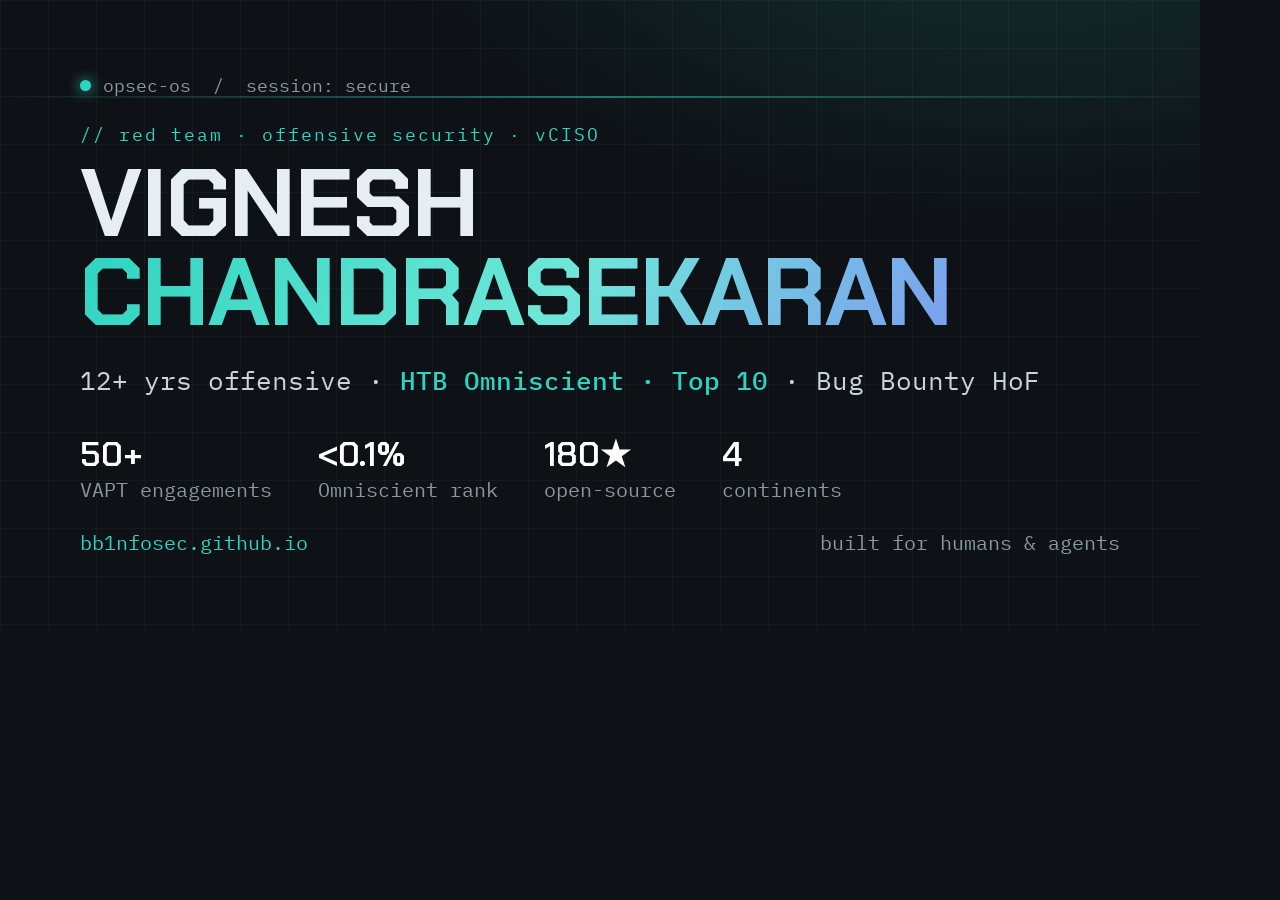
<file: assets/og.html>
<!DOCTYPE html><html><head><meta charset="utf-8"/>
<link href="https://fonts.googleapis.com/css2?family=Chakra+Petch:wght@600;700&family=IBM+Plex+Mono:wght@400;500;600&display=swap" rel="stylesheet"/>
<style>
  *{margin:0;padding:0;box-sizing:border-box}
  html,body{width:1200px;height:630px;overflow:hidden}
  body{background:#0E1116;color:#E6EDF3;font-family:'IBM Plex Mono',monospace;position:relative}
  .grid{position:absolute;inset:0;
    background:radial-gradient(1100px 600px at 85% -20%,rgba(45,212,191,.16),transparent 60%),
      linear-gradient(rgba(40,48,57,.30) 1px,transparent 1px),
      linear-gradient(90deg,rgba(40,48,57,.30) 1px,transparent 1px);
    background-size:auto,48px 48px,48px 48px}
  .scan{position:absolute;left:0;right:0;top:96px;height:2px;background:linear-gradient(90deg,transparent,#2DD4BF,transparent);opacity:.5}
  .wrap{position:absolute;inset:0;padding:74px 80px;display:flex;flex-direction:column;justify-content:space-between}
  .top{display:flex;align-items:center;gap:12px;font-size:18px;color:#8B98A5}
  .dot{width:11px;height:11px;border-radius:50%;background:#2DD4BF;box-shadow:0 0 14px #2DD4BF}
  .tag{font-size:18px;color:#2DD4BF;letter-spacing:2px;margin-bottom:14px}
  .name{font-family:'Chakra Petch',sans-serif;font-weight:700;font-size:96px;line-height:.92;text-transform:uppercase;letter-spacing:-1px}
  .name .a{color:transparent;background:linear-gradient(120deg,#2DD4BF,#6ee7d8 55%,#7C9CF0);-webkit-background-clip:text;background-clip:text}
  .role{margin-top:26px;font-size:26px;color:#c9d4de}
  .role b{color:#2DD4BF;font-weight:500}
  .stats{display:flex;gap:46px;margin-top:8px}
  .stats div{font-size:20px;color:#8B98A5}
  .stats b{display:block;font-family:'Chakra Petch',sans-serif;font-size:34px;color:#fff;font-weight:600}
  .foot{display:flex;justify-content:space-between;align-items:flex-end;font-size:20px;color:#8B98A5}
  .foot .u{color:#2DD4BF}
</style></head>
<body>
  <div class="grid"></div><div class="scan"></div>
  <div class="wrap">
    <div class="top"><span class="dot"></span>opsec-os&nbsp;&nbsp;/&nbsp;&nbsp;session: secure</div>
    <div>
      <div class="tag">// red team · offensive security · vCISO</div>
      <div class="name">VIGNESH<br><span class="a">CHANDRASEKARAN</span></div>
      <div class="role">12+ yrs offensive · <b>HTB Omniscient · Top&nbsp;10</b> · Bug Bounty HoF</div>
    </div>
    <div class="stats">
      <div><b>50+</b>VAPT engagements</div>
      <div><b>&lt;0.1%</b>Omniscient rank</div>
      <div><b>180★</b>open-source</div>
      <div><b>4</b>continents</div>
    </div>
    <div class="foot"><span class="u">bb1nfosec.github.io</span><span>built for humans &amp; agents</span></div>
  </div>
</body></html>
</file>
<file: assets/css/styles.css>
/* ═══════════════════════════════════════════════════════════════
   opsec-os · portfolio theme — Deep Slate + Signal Teal
   Vignesh Chandrasekaran (bb1nfosec)
   ═══════════════════════════════════════════════════════════════ */

:root{
  --bg:#0E1116;
  --bg-2:#0B0E12;
  --panel:#161B22;
  --panel-2:#1C232D;
  --line:#283039;
  --line-2:#323b46;
  --teal:#2DD4BF;
  --teal-dim:#14B8A6;
  --teal-glow:rgba(45,212,191,.16);
  --blue:#7C9CF0;
  --text:#E6EDF3;
  --muted:#8B98A5;
  --muted-2:#5d6b78;
  --amber:#F5C451;
  --radius:14px;
  --radius-sm:9px;
  --maxw:1120px;
  --font-sans:'Chakra Petch',ui-sans-serif,system-ui,sans-serif;
  --font-body:'IBM Plex Sans',ui-sans-serif,system-ui,sans-serif;
  --font-mono:'IBM Plex Mono',ui-monospace,'SF Mono',Menlo,monospace;
}

*{box-sizing:border-box;margin:0;padding:0}
html{scroll-behavior:smooth;scroll-padding-top:80px}
body{
  font-family:var(--font-body);
  background:var(--bg);
  color:var(--text);
  line-height:1.6;
  -webkit-font-smoothing:antialiased;
  overflow-x:hidden;
}
.mono{font-family:var(--font-mono)}
.muted{color:var(--muted)}
.accent{color:var(--teal)}
a{color:var(--teal);text-decoration:none;transition:color .15s}
a:hover{color:#5eead4}
strong{color:#fff;font-weight:600}
code{font-family:var(--font-mono);font-size:.86em;color:var(--teal);background:rgba(45,212,191,.08);padding:.1em .4em;border-radius:5px}
kbd{font-family:var(--font-mono);font-size:.8em;background:var(--panel-2);border:1px solid var(--line);border-bottom-width:2px;border-radius:5px;padding:.05em .45em;color:var(--text)}
::selection{background:var(--teal-glow);color:#fff}

/* ── visible keyboard focus (was relying on browser default) ── */
:focus-visible{outline:2px solid var(--teal);outline-offset:3px;border-radius:6px}
a:focus-visible,.btn:focus-visible,.kbd-btn:focus-visible,.boot-skip:focus-visible,
.card:focus-visible,.cs:focus-visible,.vf:focus-visible,.ct:focus-visible,
.cred:focus-visible,.layer-head:focus-visible,.sb-nav a:focus-visible{
  outline:2px solid var(--teal);outline-offset:3px}

/* ── skip to content (keyboard / screen-reader) ── */
.skip{position:fixed;top:10px;left:10px;z-index:1001;transform:translateY(-160%);
  background:var(--panel);border:1px solid var(--teal);color:var(--teal);
  font-family:var(--font-mono);font-size:13px;padding:9px 14px;border-radius:8px;
  transition:transform .18s}
.skip:focus{transform:none;outline:none}

/* ── background grid + glow ── */
.bg-grid{
  position:fixed;inset:0;z-index:-2;pointer-events:none;
  background:
    radial-gradient(1100px 600px at 80% -15%, var(--teal-glow), transparent 65%),
    linear-gradient(var(--bg),var(--bg));
}
.bg-grid::after{
  content:"";position:absolute;inset:0;opacity:.5;
  background-image:
    linear-gradient(rgba(40,48,57,.35) 1px,transparent 1px),
    linear-gradient(90deg,rgba(40,48,57,.35) 1px,transparent 1px);
  background-size:46px 46px;
  -webkit-mask-image:radial-gradient(circle at 50% 30%,#000,transparent 80%);
          mask-image:radial-gradient(circle at 50% 30%,#000,transparent 80%);
}

/* ═══ BOOT OVERLAY ═══ */
.boot{
  position:fixed;inset:0;z-index:1000;background:var(--bg-2);
  display:flex;align-items:center;justify-content:center;
  transition:opacity .5s ease,visibility .5s;
}
.boot.done{opacity:0;visibility:hidden;pointer-events:none}
.boot-log{
  font-family:var(--font-mono);font-size:13.5px;line-height:1.9;
  color:var(--teal);max-width:560px;width:90%;white-space:pre-wrap;
  text-shadow:0 0 12px rgba(45,212,191,.25);
}
.boot-log .ok{color:var(--text)}
.boot-log .dim{color:var(--muted-2)}
.boot-skip{
  position:fixed;bottom:28px;right:28px;background:transparent;
  border:1px solid var(--line);color:var(--muted);font-family:var(--font-mono);
  font-size:12px;padding:7px 14px;border-radius:8px;cursor:pointer;transition:.15s;
}
.boot-skip:hover{border-color:var(--teal);color:var(--teal)}

/* ═══ STATUS BAR ═══ */
.statusbar{
  position:sticky;top:0;z-index:50;
  display:flex;align-items:center;justify-content:space-between;gap:16px;
  padding:11px clamp(16px,4vw,40px);
  background:rgba(14,17,22,.72);backdrop-filter:blur(14px);
  border-bottom:1px solid var(--line);font-size:13px;
}
.sb-left{display:flex;align-items:center;gap:9px}
.sb-sep{color:var(--muted-2)}
.dot{width:8px;height:8px;border-radius:50%;background:var(--teal);
  box-shadow:0 0 0 0 var(--teal-glow);animation:pulse 2.4s infinite}
@keyframes pulse{0%{box-shadow:0 0 0 0 rgba(45,212,191,.5)}70%{box-shadow:0 0 0 7px rgba(45,212,191,0)}100%{box-shadow:0 0 0 0 rgba(45,212,191,0)}}
.sb-nav{display:flex;gap:20px}
.sb-nav a{color:var(--muted);font-family:var(--font-mono);font-size:12.5px;position:relative}
.sb-nav a:hover{color:var(--text)}
.sb-nav a.active{color:var(--teal)}
.sb-nav a::after{content:"";position:absolute;left:0;bottom:-3px;width:0;height:1px;background:var(--teal);transition:width .2s}
.sb-nav a:hover::after,.sb-nav a.active::after{width:100%}
.sb-right{display:flex;align-items:center;gap:14px}
.kbd-btn{
  display:flex;align-items:center;gap:7px;background:var(--panel);
  border:1px solid var(--line);color:var(--text);font-size:12px;
  padding:6px 12px;border-radius:8px;cursor:pointer;transition:.15s;font-family:var(--font-body);
}
.kbd-btn:hover{border-color:var(--teal);box-shadow:0 0 0 3px var(--teal-glow)}
.kbd-btn .mono{color:var(--teal)}

/* ═══ LAYOUT ═══ */
.main{max-width:var(--maxw);margin:0 auto;padding:0 clamp(16px,4vw,40px)}
.section-label{margin:54px 0 18px;font-size:12.5px;letter-spacing:.5px;color:var(--teal)}

/* ═══ HERO / LAYER 0 ═══ */
.hero{padding:clamp(48px,9vw,104px) 0 22px;position:relative;overflow:hidden}
/* signature: a single quiet scanline sweeping the hero */
.hero::after{content:"";position:absolute;left:-10%;right:-10%;top:0;height:2px;pointer-events:none;
  background:linear-gradient(90deg,transparent,var(--teal),transparent);opacity:.35;
  filter:blur(.4px);animation:scan 7s linear infinite}
@keyframes scan{0%{transform:translateY(0)}100%{transform:translateY(min(620px,80vh))}}
.caret{display:inline-block;width:9px;height:1.05em;margin-left:6px;vertical-align:-2px;
  background:var(--teal);animation:blink 1.1s steps(1) infinite}
@keyframes blink{0%,50%{opacity:1}50.01%,100%{opacity:0}}
.avatar{width:88px;height:88px;border-radius:50%;object-fit:cover;display:block;margin-bottom:22px;
  border:2px solid var(--teal);box-shadow:0 0 0 4px var(--teal-glow);transition:transform .2s}
.avatar:hover{transform:scale(1.04)}
.hero-tag{font-size:12.5px;color:var(--teal);letter-spacing:1px;margin-bottom:18px;opacity:.85}
.hero-name{font-family:var(--font-sans);font-weight:700;line-height:.94;letter-spacing:-.005em;
  font-size:clamp(38px,8.2vw,82px);text-transform:uppercase}
.hero-name .ln{display:block}
.hero-name .accent{color:transparent;background:linear-gradient(120deg,var(--teal),#6ee7d8 55%,var(--blue));-webkit-background-clip:text;background-clip:text}
.hero-role{margin-top:22px;font-size:clamp(12.5px,1.6vw,15px);color:var(--muted);line-height:2}
.hero-role .prompt{color:var(--teal)}
.hero-role .pipe{color:var(--teal-dim);margin:0 4px}
.hero-blurb{margin-top:24px;max-width:660px;font-size:clamp(15px,1.9vw,17.5px);color:#c9d4de}
.readout{margin-top:34px;max-width:560px;border:1px solid var(--line);border-radius:var(--radius);
  background:linear-gradient(180deg,rgba(22,27,34,.7),rgba(11,14,18,.5));overflow:hidden}
.ro-row{display:flex;gap:14px;padding:9px 18px;font-size:13px;border-top:1px solid rgba(40,48,57,.55)}
.ro-row:first-child{border-top:0}
.ro-k{color:var(--teal);min-width:120px;opacity:.85}
.ro-k::before{content:"› "}
.ro-v{color:#c9d4de}
.ro-dim{color:var(--muted-2)}
.ro-ok{color:var(--teal)}
.creds{display:flex;flex-wrap:wrap;gap:10px;margin-top:14px}
.cred{display:inline-flex;align-items:center;gap:7px;font-size:12px;color:#c2ccd6;
  background:rgba(45,212,191,.06);border:1px solid rgba(45,212,191,.28);border-radius:8px;padding:7px 12px}
.cred:hover{border-color:var(--teal);background:rgba(45,212,191,.12);color:#fff}
.cred-k{color:var(--teal);font-weight:600}
.cred-v{color:var(--muted);font-size:11px}
.cred:hover .cred-v{color:var(--teal)}
.hero-cta{display:flex;flex-wrap:wrap;gap:12px;margin-top:28px}
.btn{display:inline-flex;align-items:center;gap:8px;font-family:var(--font-body);font-weight:500;
  font-size:14.5px;padding:11px 20px;border-radius:10px;border:1px solid var(--line);
  background:var(--panel);color:var(--text);cursor:pointer;transition:.18s}
.btn:hover{border-color:var(--line-2);transform:translateY(-1px)}
.btn-primary{background:linear-gradient(120deg,var(--teal-dim),var(--teal));color:#06231f;border-color:transparent;font-weight:600}
.btn-primary:hover{box-shadow:0 8px 24px -8px var(--teal);color:#06231f}
.btn-ghost{background:transparent}
.hero-hint{margin-top:22px;font-size:12px}

.redacted{background:var(--panel-2);color:var(--muted-2);border:1px dashed var(--line-2);
  border-radius:6px;padding:.05em .5em;cursor:help;transition:.2s;font-family:var(--font-mono);font-size:.9em}
.redacted:hover,.redacted:focus{color:var(--teal);border-color:var(--teal);outline:none}
.redacted.shown{color:var(--text);border-style:solid;background:rgba(45,212,191,.07)}

/* ═══ WHY ENGAGE ═══ */
.why{margin-top:8px}
.why-cards{grid-template-columns:repeat(auto-fit,minmax(240px,1fr))}
.why-card{position:relative;background:linear-gradient(180deg,var(--panel-2),rgba(28,35,45,.4))}
.why-tag{display:flex;align-items:center;justify-content:space-between;gap:10px;margin-bottom:11px;
  font-size:11px;letter-spacing:.5px}
.why-dim{color:var(--muted-2);text-transform:uppercase}
.why-dim::before{content:"// "}
.why-chk{color:var(--teal);background:rgba(45,212,191,.08);border:1px solid rgba(45,212,191,.25);
  border-radius:5px;padding:1px 8px;white-space:nowrap}
.why-card .card-top{font-size:16px}
.why-echo{color:var(--teal)}
.why-card em{color:var(--teal);font-style:normal}
.why-line{margin-top:18px;font-size:clamp(12px,1.6vw,14px);color:#c2ccd6;
  background:rgba(45,212,191,.05);border:1px solid rgba(45,212,191,.2);border-left:3px solid var(--teal);
  border-radius:8px;padding:14px 18px;line-height:1.7}
.why-line .prompt{color:var(--teal)}

/* ═══ PROJECT CASE STUDIES ═══ */
.cs-section{margin-top:8px}
.csgrid{display:grid;grid-template-columns:repeat(auto-fit,minmax(330px,1fr));gap:13px}
.cs{display:flex;flex-direction:column;background:linear-gradient(180deg,var(--panel),rgba(22,27,34,.4));
  border:1px solid var(--line);border-radius:var(--radius);padding:19px 20px;transition:.18s;color:var(--text)}
.cs:hover{border-color:var(--teal);transform:translateY(-2px);box-shadow:0 12px 34px -18px var(--teal)}
.cs-head{display:flex;align-items:baseline;justify-content:space-between;gap:10px}
.cs-name{font-family:var(--font-sans);font-size:17px;font-weight:600;color:#fff}
.cs-lang{font-family:var(--font-mono);font-size:11px;color:var(--teal);white-space:nowrap}
.cs-tag{font-size:13px;color:var(--teal);margin:4px 0 9px}
.cs p{font-size:13.5px;color:#b9c4ce;margin-bottom:11px}
.cs-foot{margin-top:auto;display:flex;align-items:center;justify-content:space-between;gap:10px;
  font-family:var(--font-mono);font-size:11.5px}
.cs-theme{color:var(--muted)}
.cs-link{color:var(--teal);white-space:nowrap}

/* ═══ RULES OF ENGAGEMENT ═══ */
.roe-list{list-style:none;display:grid;grid-template-columns:repeat(auto-fit,minmax(300px,1fr));gap:0;
  border:1px solid var(--line);border-radius:var(--radius);overflow:hidden;
  background:linear-gradient(180deg,var(--panel),rgba(22,27,34,.4))}
.roe-list li{display:flex;gap:15px;padding:18px 22px;border-top:1px solid var(--line);position:relative}
.roe-list li:nth-child(-n+2){border-top:0}
.roe-list li::before{content:"";position:absolute;left:0;top:0;bottom:0;width:2px;background:var(--teal);
  transform:scaleY(0);transform-origin:top;transition:transform .25s}
.roe-list li:hover::before{transform:scaleY(1)}
.roe-id{flex-shrink:0;color:var(--teal);font-size:12px;font-weight:600;letter-spacing:.5px;padding-top:2px}
.roe-body h4{font-family:var(--font-sans);font-weight:600;font-size:15.5px;color:#fff;text-transform:uppercase;letter-spacing:.01em}
.roe-body p{font-size:13.5px;color:#b9c4ce;margin-top:4px}
@media(max-width:680px){.roe-list li:nth-child(2){border-top:1px solid var(--line)}}

/* ═══ VERIFY PANEL ═══ */
.verify{margin-top:8px}
.vf-grid{display:grid;grid-template-columns:repeat(auto-fill,minmax(248px,1fr));gap:12px}
.vf{display:flex;flex-direction:column;gap:5px;background:var(--panel-2);border:1px solid var(--line);
  border-radius:var(--radius-sm);padding:15px 17px;transition:.18s}
.vf:hover{border-color:var(--teal);transform:translateY(-2px);box-shadow:0 10px 30px -16px var(--teal)}
.vf-what{font-size:10.5px;letter-spacing:1px;text-transform:uppercase;color:var(--teal)}
.vf-what::before{content:"✓ "}
.vf-name{font-size:14.5px;color:#fff;font-weight:500;font-family:var(--font-body)}
.vf-proof{font-size:11.5px}
/* dual-link verify cards (conferences) */
.vf-multi{cursor:default}
.vf-multi a.vf-name{color:#fff}
.vf-multi a.vf-name:hover{color:var(--teal)}
.vf-multi a.vf-proof{color:var(--teal)}
.vf-multi a.vf-proof:hover{text-decoration:underline}

/* ═══ TALKS · field research ═══ */
.talks{display:grid;grid-template-columns:repeat(auto-fit,minmax(300px,1fr));gap:13px}
.talk{background:var(--panel-2);border:1px solid var(--line);border-left:3px solid var(--teal);
  border-radius:var(--radius-sm);padding:17px 19px}
.talk-venue{font-size:11px;color:var(--teal);letter-spacing:.5px}
.talk h5{font-family:var(--font-sans);font-size:16px;font-weight:600;color:#fff;
  margin:6px 0 9px;text-transform:uppercase;letter-spacing:.01em;line-height:1.2}
.talk p{font-size:13.5px;color:#b9c4ce;margin-bottom:9px}
.talk-learn{font-size:12px;color:#9fb0bd;line-height:1.6}
.talk-links{font-size:12.5px;margin-top:11px}

/* ═══ SCROLL REVEAL (only when JS is present) ═══ */
html.js .reveal{opacity:0;transform:translateY(16px);transition:opacity .55s ease,transform .55s ease}
html.js .reveal.in{opacity:1;transform:none}

/* ═══ LAYER CARDS (the stack) ═══ */
.layer{border:1px solid var(--line);border-radius:var(--radius);background:linear-gradient(180deg,var(--panel),rgba(22,27,34,.5));
  margin-bottom:14px;overflow:hidden;transition:border-color .2s}
.layer:hover{border-color:var(--line-2)}
.layer[data-open="true"]{border-color:var(--line-2)}
.layer-head{width:100%;display:flex;align-items:center;gap:16px;padding:20px clamp(16px,3vw,26px);
  background:transparent;border:0;cursor:pointer;color:var(--text);text-align:left;font-family:var(--font-body)}
.layer-id{font-size:11.5px;color:var(--teal);background:rgba(45,212,191,.08);border:1px solid rgba(45,212,191,.25);
  padding:3px 9px;border-radius:6px;letter-spacing:.5px;white-space:nowrap}
.layer-title{font-family:var(--font-sans);font-weight:600;font-size:clamp(16px,2.3vw,20px);flex:1}
.layer-meta{font-size:12px;white-space:nowrap}
.chev{color:var(--teal);font-size:14px;transition:transform .25s;flex-shrink:0}
.layer[data-open="true"] .chev{transform:rotate(90deg)}
.layer-body{overflow:hidden;max-height:0;padding:0 clamp(16px,3vw,26px);
  transition:max-height .4s ease,padding .4s ease}
.layer[data-open="true"] .layer-body{padding-top:6px;padding-bottom:26px}
/* JS sets an explicit max-height (measured) so tall content never clips.
   No-JS fallback: show everything rather than collapse to 0. */
html:not(.js) .layer-body{max-height:none;padding-top:6px;padding-bottom:26px}

/* ═══ TIMELINE ═══ */
.timeline{list-style:none}
.timeline li{position:relative;padding:0 0 26px 26px;border-left:1px solid var(--line)}
.timeline li:last-child{border-left-color:transparent;padding-bottom:4px}
.timeline li::before{content:"";position:absolute;left:-5px;top:5px;width:9px;height:9px;border-radius:50%;
  background:var(--bg);border:2px solid var(--teal)}
.tl-when{font-size:11.5px;color:var(--teal);letter-spacing:.5px;margin-bottom:4px}
.timeline h3{font-family:var(--font-sans);font-size:17px;font-weight:600;color:#fff}
.tl-org{font-size:13px;color:var(--muted);margin:2px 0 9px;font-family:var(--font-mono)}
.timeline ul{list-style:none;display:flex;flex-direction:column;gap:6px}
.timeline ul li{padding:0 0 0 16px;border:0;position:relative;font-size:14.5px;color:#c2ccd6}
.timeline ul li::before{content:"▹";position:absolute;left:0;top:0;color:var(--teal-dim);border:0;background:none;width:auto;height:auto}
.badge{font-family:var(--font-mono);font-size:10.5px;color:var(--amber);background:rgba(245,196,81,.1);
  border:1px solid rgba(245,196,81,.3);border-radius:5px;padding:1px 7px;vertical-align:middle;margin-left:6px;letter-spacing:.5px}

/* ═══ CARD GRID ═══ */
.cards{display:grid;grid-template-columns:repeat(auto-fill,minmax(230px,1fr));gap:13px}
.card{display:block;background:var(--panel-2);border:1px solid var(--line);border-radius:var(--radius-sm);
  padding:17px;transition:.18s;color:var(--text)}
.card:not(.static):hover{border-color:var(--teal);transform:translateY(-2px);box-shadow:0 10px 30px -16px var(--teal)}
.card-top{font-family:var(--font-sans);font-weight:600;font-size:15px;color:#fff;margin-bottom:7px}
.card-top.mono{font-family:var(--font-mono);font-size:13.5px}
.card p{font-size:13.5px;color:#b9c4ce}
.card-foot{font-size:11.5px;color:var(--teal);margin-top:11px}
.card.static{cursor:default}

.sub{font-family:var(--font-mono);font-size:12.5px;color:var(--teal);margin:26px 0 13px;letter-spacing:.5px}
.chips{display:flex;flex-wrap:wrap;gap:8px}
.chips span{font-size:12.5px;color:#c2ccd6;background:var(--panel-2);border:1px solid var(--line);
  border-radius:20px;padding:5px 13px}
.chips.mono span{font-family:var(--font-mono);font-size:12px}
.chips .hot{color:var(--teal);border-color:rgba(45,212,191,.35);background:rgba(45,212,191,.07)}

/* ═══ CONTACT ═══ */
.contact-grid{display:grid;grid-template-columns:repeat(auto-fill,minmax(240px,1fr));gap:12px}
.ct{display:flex;flex-direction:column;gap:4px;background:var(--panel-2);border:1px solid var(--line);
  border-radius:var(--radius-sm);padding:15px 18px;transition:.18s}
.ct:not(.static):hover{border-color:var(--teal);background:rgba(45,212,191,.05)}
.ct span{font-size:11px;letter-spacing:1px;text-transform:uppercase}
.ct b{font-size:15px;color:#fff;font-weight:500}

/* ═══ CONTACT FORM ═══ */
.cform{margin-top:14px;display:flex;flex-direction:column;gap:12px;max-width:560px}
.cf-row{display:flex;gap:10px;flex-wrap:wrap}
.cf-field{display:flex;flex-direction:column;gap:5px;flex:1;min-width:180px}
.cf-label{font-size:11px;letter-spacing:1px;text-transform:uppercase;color:var(--teal)}
.cf-label::before{content:"› "}
.cform input,.cform textarea{background:var(--panel-2);border:1px solid var(--line);border-radius:9px;
  padding:11px 14px;color:var(--text);font-family:var(--font-body);font-size:14px;width:100%}
.cform input::placeholder,.cform textarea::placeholder{color:var(--muted-2)}
.cform input:focus,.cform textarea:focus{outline:none;border-color:var(--teal);box-shadow:0 0 0 3px var(--teal-glow)}
.cform textarea{resize:vertical;font-family:var(--font-body)}
.cf-hp{position:absolute!important;left:-9999px;width:1px;height:1px;opacity:0}
.cf-submit{align-self:flex-start;margin-top:2px}
.cf-status{font-size:12.5px;min-height:1.1em;margin-top:2px}
.cf-status.ok{color:var(--teal)}
.cf-status.err{color:var(--amber)}

/* ═══ FOOTER ═══ */
.foot{max-width:var(--maxw);margin:60px auto 40px;padding:24px clamp(16px,4vw,40px) 0;
  border-top:1px solid var(--line);display:flex;flex-wrap:wrap;justify-content:space-between;gap:12px;font-size:12px}
.foot .dot{display:inline-block;margin-right:6px}

/* ═══ COMMAND PALETTE ═══ */
.palette{position:fixed;inset:0;z-index:200;background:rgba(6,9,12,.6);backdrop-filter:blur(4px);
  display:flex;align-items:flex-start;justify-content:center;padding-top:13vh;
  opacity:0;visibility:hidden;transition:opacity .15s,visibility .15s}
.palette.open{opacity:1;visibility:visible}
.palette-box{width:min(620px,92vw);background:var(--panel);border:1px solid var(--line-2);
  border-radius:var(--radius);box-shadow:0 30px 80px -20px #000,0 0 0 1px var(--teal-glow);overflow:hidden;
  transform:translateY(-8px) scale(.99);transition:transform .18s}
.palette.open .palette-box{transform:none}
.palette-input{display:flex;align-items:center;gap:10px;padding:15px 18px;border-bottom:1px solid var(--line)}
.palette-input .prompt{color:var(--teal);font-size:13px;white-space:nowrap}
.palette-input input{flex:1;background:transparent;border:0;outline:0;color:var(--text);
  font-family:var(--font-mono);font-size:14.5px}
.palette-out{font-family:var(--font-mono);font-size:13px;line-height:1.75;color:#c2ccd6;
  padding:0 18px;max-height:0;overflow-y:auto;transition:max-height .25s;white-space:pre-wrap}
.palette-out.show{max-height:300px;padding:15px 18px}
.palette-out .accent{color:var(--teal)}
.palette-out a{color:var(--teal)}
.palette-list{list-style:none;max-height:320px;overflow-y:auto}
.palette-list li{display:flex;align-items:center;gap:12px;padding:11px 18px;cursor:pointer;border-top:1px solid rgba(40,48,57,.5)}
.palette-list li .pl-cmd{font-family:var(--font-mono);font-size:13.5px;color:var(--text);min-width:130px}
.palette-list li .pl-desc{font-size:12.5px;color:var(--muted)}
.palette-list li.active,.palette-list li:hover{background:rgba(45,212,191,.08)}
.palette-list li.active .pl-cmd{color:var(--teal)}
.palette-foot{padding:10px 18px;border-top:1px solid var(--line);font-size:11px;display:flex;gap:16px}

.hide-sm{display:inline}
@media(max-width:680px){
  .sb-nav{display:none}
  .hide-sm{display:none}
  .hero-stats .stat{min-width:calc(50% - 7px)}
  .palette-list li{flex-direction:column;align-items:flex-start;gap:2px}
  .palette-list li .pl-cmd{min-width:0}
}

@media(prefers-reduced-motion:reduce){
  *{animation:none!important;transition:none!important;scroll-behavior:auto!important}
  html.js .reveal{opacity:1!important;transform:none!important}
  .caret{opacity:1}
}

/* root-access easter egg overlay */
.root-egg{position:fixed;inset:0;z-index:900;background:rgba(6,9,12,.92);display:flex;
  align-items:center;justify-content:center;opacity:0;visibility:hidden;transition:.3s}
.root-egg.show{opacity:1;visibility:visible}
.root-egg pre{font-family:var(--font-mono);color:var(--teal);font-size:clamp(11px,2.5vw,15px);
  text-shadow:0 0 14px var(--teal-glow);text-align:center}
</file>
